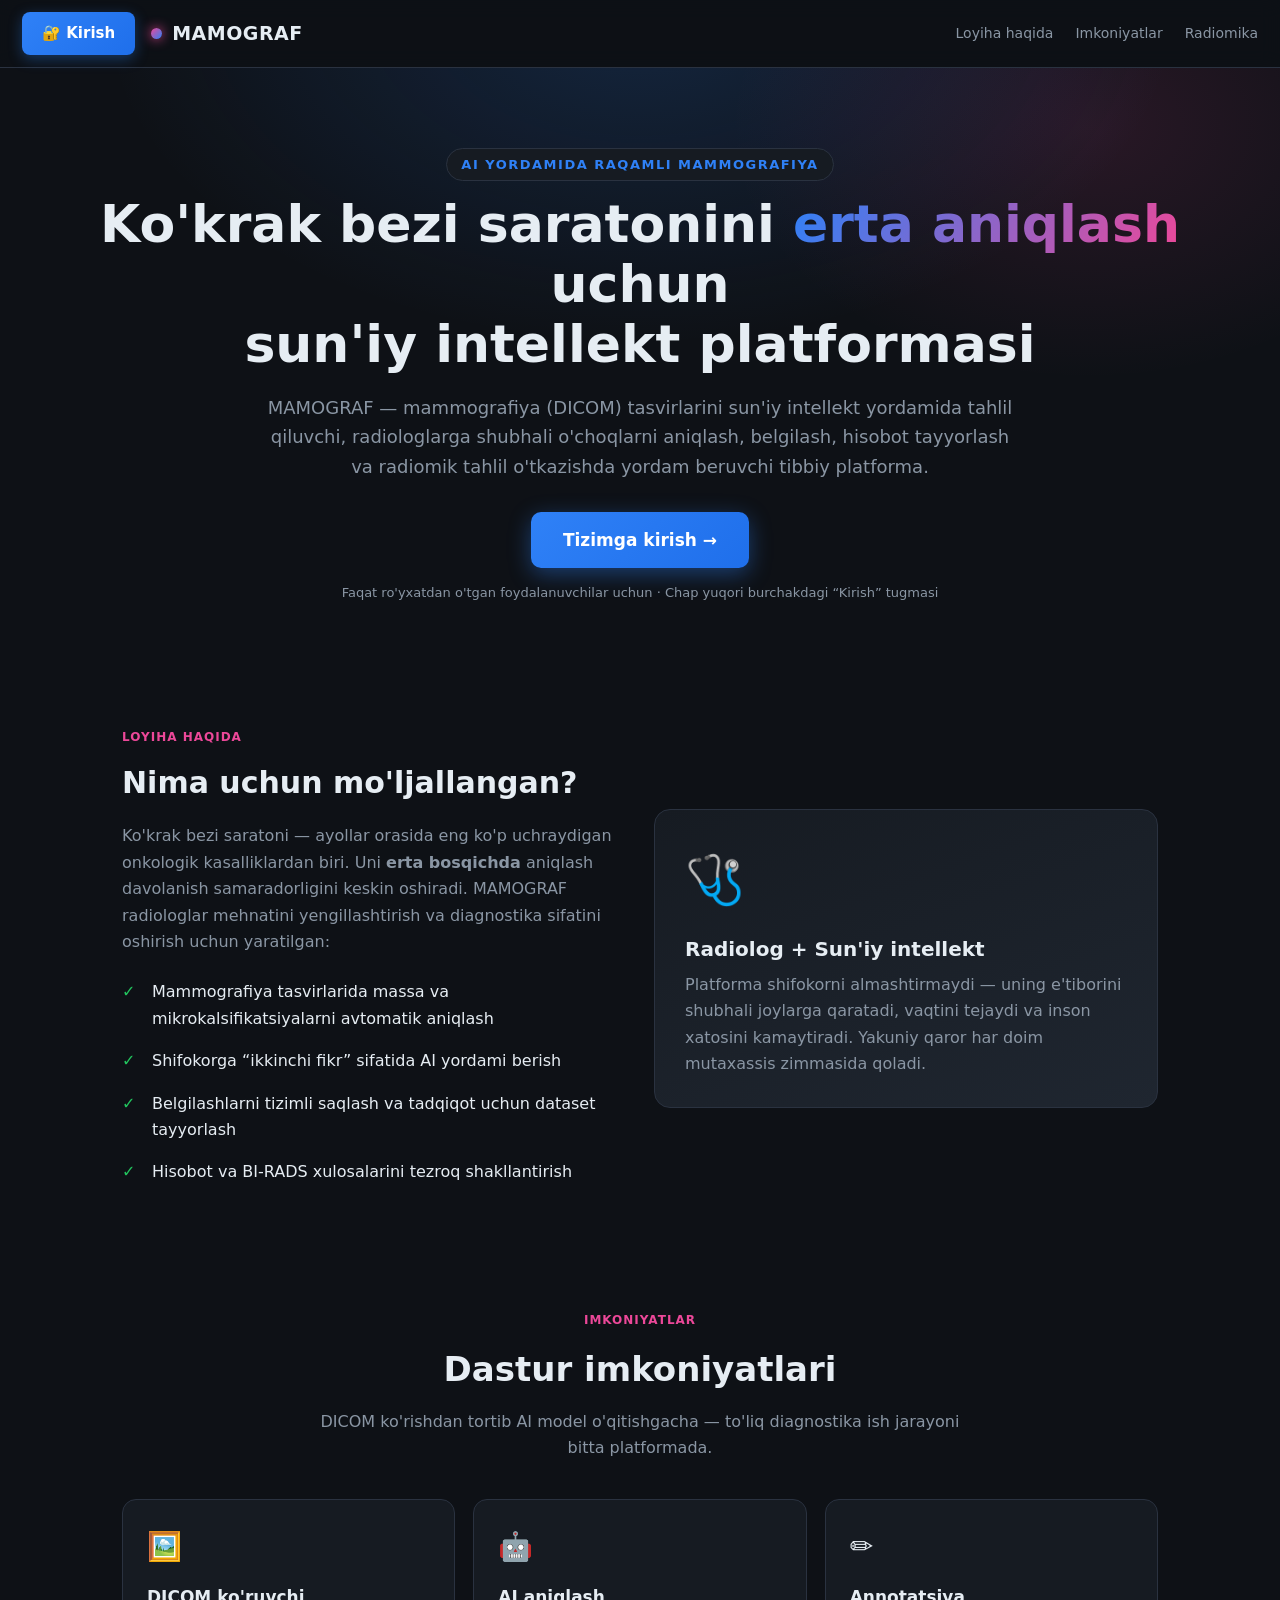
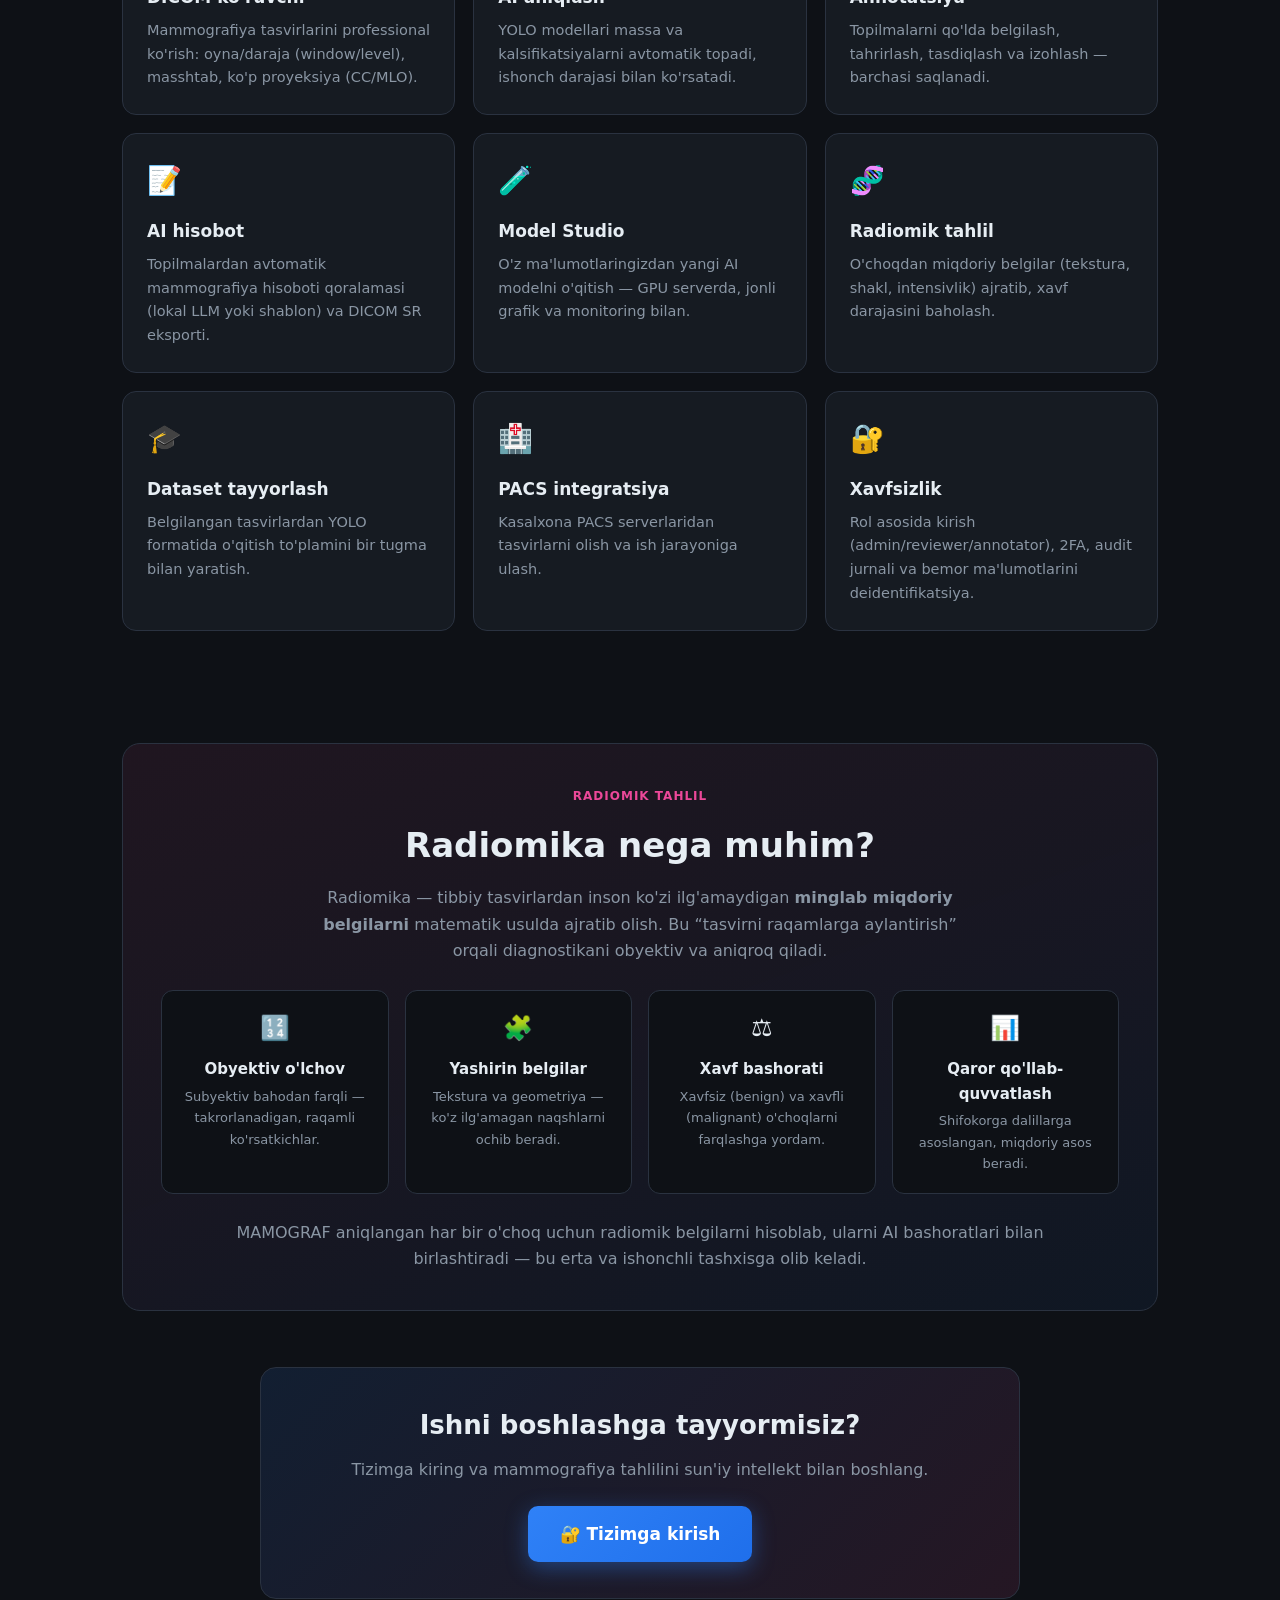
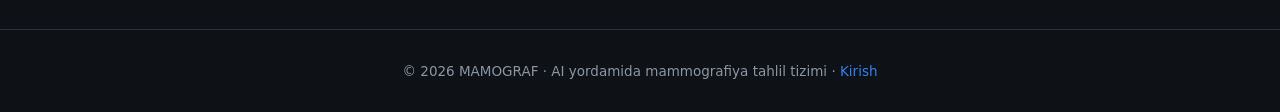
<file: app/static/landing.html>
<!doctype html>
<html lang="uz">
<head>
<meta charset="utf-8" />
<meta name="viewport" content="width=device-width, initial-scale=1" />
<title>MAMOGRAF — AI yordamida mammografiya tahlili</title>
<style>
  :root{
    --bg:#0e1116; --panel:#161b22; --panel-2:#1f2630; --border:#2a3240;
    --text:#e6edf3; --muted:#8a96a4; --accent:#2f81f7; --accent-2:#1f6feb;
    --pink:#ec4899; --green:#22c55e;
  }
  *{box-sizing:border-box}
  html{scroll-behavior:smooth}
  body{margin:0;font:16px/1.65 system-ui,Segoe UI,Roboto,Arial,sans-serif;
       background:var(--bg);color:var(--text)}
  a{color:var(--accent);text-decoration:none}

  /* ---- Yuqori panel: chap burchakda Kirish ---- */
  header{position:sticky;top:0;z-index:20;display:flex;align-items:center;gap:16px;
         padding:12px 22px;background:rgba(14,17,22,.85);backdrop-filter:blur(10px);
         border-bottom:1px solid var(--border)}
  .brand{display:flex;align-items:center;gap:10px;font-weight:800;font-size:19px;letter-spacing:.5px}
  .brand .dot{width:11px;height:11px;border-radius:50%;
              background:linear-gradient(135deg,var(--pink),var(--accent));box-shadow:0 0 12px var(--pink)}
  .login-btn{order:-1;display:inline-flex;align-items:center;gap:8px;
             background:linear-gradient(135deg,var(--accent),var(--accent-2));
             color:#fff;font-weight:700;font-size:15px;padding:9px 20px;border-radius:8px;
             border:0;cursor:pointer;box-shadow:0 4px 14px rgba(47,129,247,.35);transition:.15s}
  .login-btn:hover{transform:translateY(-1px);box-shadow:0 6px 20px rgba(47,129,247,.5)}
  .nav{margin-left:auto;display:flex;gap:22px;font-size:14px;color:var(--muted)}
  .nav a{color:var(--muted)} .nav a:hover{color:var(--text)}
  @media(max-width:720px){.nav{display:none}}

  /* ---- Hero ---- */
  .hero{position:relative;padding:80px 22px 64px;text-align:center;overflow:hidden}
  .hero::before{content:"";position:absolute;inset:0;z-index:0;
    background:radial-gradient(60% 80% at 50% -10%,rgba(47,129,247,.18),transparent 70%),
               radial-gradient(40% 60% at 85% 10%,rgba(236,72,153,.12),transparent 70%)}
  .hero>*{position:relative;z-index:1}
  .hero .kicker{display:inline-block;font-size:13px;color:var(--accent);font-weight:700;
    letter-spacing:1.5px;text-transform:uppercase;margin-bottom:14px;
    border:1px solid var(--border);padding:5px 14px;border-radius:20px;background:var(--panel)}
  .hero h1{font-size:clamp(30px,5vw,52px);margin:0 0 18px;line-height:1.15;font-weight:800}
  .hero h1 .hl{background:linear-gradient(120deg,var(--accent),var(--pink));
    -webkit-background-clip:text;background-clip:text;color:transparent}
  .hero p.sub{max-width:760px;margin:0 auto 30px;font-size:18px;color:var(--muted)}
  .cta{display:inline-flex;align-items:center;gap:10px;
    background:linear-gradient(135deg,var(--accent),var(--accent-2));color:#fff;
    font-weight:700;font-size:17px;padding:14px 32px;border-radius:10px;border:0;cursor:pointer;
    box-shadow:0 6px 22px rgba(47,129,247,.4);transition:.15s}
  .cta:hover{transform:translateY(-2px);box-shadow:0 10px 30px rgba(47,129,247,.55)}
  .hero .note{margin-top:14px;font-size:13px;color:var(--muted)}

  /* ---- Umumiy bo'limlar ---- */
  section{max-width:1080px;margin:0 auto;padding:56px 22px}
  .sec-head{text-align:center;margin-bottom:38px}
  .sec-head h2{font-size:clamp(24px,3.5vw,34px);margin:0 0 12px;font-weight:800}
  .sec-head p{color:var(--muted);max-width:680px;margin:0 auto;font-size:16px}
  .pill{display:inline-block;font-size:12px;font-weight:700;letter-spacing:1px;
    text-transform:uppercase;color:var(--pink);margin-bottom:10px}

  /* ---- Loyiha haqida ---- */
  .about{display:grid;grid-template-columns:1fr 1fr;gap:28px;align-items:center}
  @media(max-width:780px){.about{grid-template-columns:1fr}}
  .about .card-lg{background:linear-gradient(160deg,var(--panel),var(--panel-2));
    border:1px solid var(--border);border-radius:16px;padding:30px}
  .about ul{margin:14px 0 0;padding:0;list-style:none}
  .about li{padding:8px 0 8px 30px;position:relative;color:var(--text)}
  .about li::before{content:"✓";position:absolute;left:0;color:var(--green);font-weight:800}

  /* ---- Imkoniyatlar grid ---- */
  .grid{display:grid;grid-template-columns:repeat(3,1fr);gap:18px}
  @media(max-width:860px){.grid{grid-template-columns:repeat(2,1fr)}}
  @media(max-width:560px){.grid{grid-template-columns:1fr}}
  .feat{background:var(--panel);border:1px solid var(--border);border-radius:14px;
    padding:24px;transition:.15s}
  .feat:hover{border-color:var(--accent);transform:translateY(-3px);
    box-shadow:0 10px 28px rgba(0,0,0,.35)}
  .feat .ico{font-size:28px;margin-bottom:12px}
  .feat h3{margin:0 0 8px;font-size:17px}
  .feat p{margin:0;color:var(--muted);font-size:14.5px}

  /* ---- Radiomika ---- */
  .radio{background:linear-gradient(160deg,rgba(236,72,153,.08),rgba(47,129,247,.06));
    border:1px solid var(--border);border-radius:18px;padding:38px}
  .radio .grid2{display:grid;grid-template-columns:repeat(4,1fr);gap:16px;margin-top:26px}
  @media(max-width:780px){.radio .grid2{grid-template-columns:repeat(2,1fr)}}
  .stat{background:var(--bg);border:1px solid var(--border);border-radius:12px;padding:18px;text-align:center}
  .stat .ico{font-size:24px}
  .stat h4{margin:8px 0 4px;font-size:15px}
  .stat p{margin:0;color:var(--muted);font-size:13px}

  footer{border-top:1px solid var(--border);margin-top:30px;padding:30px 22px;
    text-align:center;color:var(--muted);font-size:13.5px}
  .footer-cta{margin:0 auto 26px;max-width:760px;text-align:center;
    background:linear-gradient(135deg,rgba(47,129,247,.12),rgba(236,72,153,.10));
    border:1px solid var(--border);border-radius:16px;padding:36px}
  .footer-cta h2{margin:0 0 10px;font-size:26px}
  .footer-cta p{color:var(--muted);margin:0 0 22px}
</style>
</head>
<body>

<header>
  <!-- Chap burchakdagi Kirish tugmasi -->
  <a class="login-btn" href="/app">🔐 Kirish</a>
  <div class="brand"><span class="dot"></span> MAMOGRAF</div>
  <nav class="nav">
    <a href="#about">Loyiha haqida</a>
    <a href="#features">Imkoniyatlar</a>
    <a href="#radiomics">Radiomika</a>
  </nav>
</header>

<!-- HERO -->
<div class="hero">
  <span class="kicker">AI yordamida raqamli mammografiya</span>
  <h1>Ko'krak bezi saratonini <span class="hl">erta aniqlash</span> uchun<br>sun'iy intellekt platformasi</h1>
  <p class="sub">MAMOGRAF — mammografiya (DICOM) tasvirlarini sun'iy intellekt yordamida
     tahlil qiluvchi, radiologlarga shubhali o'choqlarni aniqlash, belgilash, hisobot
     tayyorlash va radiomik tahlil o'tkazishda yordam beruvchi tibbiy platforma.</p>
  <a class="cta" href="/app">Tizimga kirish →</a>
  <div class="note">Faqat ro'yxatdan o'tgan foydalanuvchilar uchun · Chap yuqori burchakdagi “Kirish” tugmasi</div>
</div>

<!-- LOYIHA HAQIDA -->
<section id="about">
  <div class="about">
    <div>
      <span class="pill">Loyiha haqida</span>
      <h2 style="margin:0 0 14px;font-size:30px">Nima uchun mo'ljallangan?</h2>
      <p style="color:var(--muted)">Ko'krak bezi saratoni — ayollar orasida eng ko'p uchraydigan
        onkologik kasalliklardan biri. Uni <b>erta bosqichda</b> aniqlash davolanish
        samaradorligini keskin oshiradi. MAMOGRAF radiologlar mehnatini yengillashtirish va
        diagnostika sifatini oshirish uchun yaratilgan:</p>
      <ul>
        <li>Mammografiya tasvirlarida massa va mikrokalsifikatsiyalarni avtomatik aniqlash</li>
        <li>Shifokorga “ikkinchi fikr” sifatida AI yordami berish</li>
        <li>Belgilashlarni tizimli saqlash va tadqiqot uchun dataset tayyorlash</li>
        <li>Hisobot va BI-RADS xulosalarini tezroq shakllantirish</li>
      </ul>
    </div>
    <div class="card-lg">
      <div style="font-size:48px">🩺</div>
      <h3 style="margin:14px 0 6px;font-size:20px">Radiolog + Sun'iy intellekt</h3>
      <p style="color:var(--muted);margin:0">Platforma shifokorni almashtirmaydi — uning
        e'tiborini shubhali joylarga qaratadi, vaqtini tejaydi va inson xatosini kamaytiradi.
        Yakuniy qaror har doim mutaxassis zimmasida qoladi.</p>
    </div>
  </div>
</section>

<!-- IMKONIYATLAR -->
<section id="features">
  <div class="sec-head">
    <span class="pill">Imkoniyatlar</span>
    <h2>Dastur imkoniyatlari</h2>
    <p>DICOM ko'rishdan tortib AI model o'qitishgacha — to'liq diagnostika ish jarayoni bitta platformada.</p>
  </div>
  <div class="grid">
    <div class="feat"><div class="ico">🖼️</div><h3>DICOM ko'ruvchi</h3>
      <p>Mammografiya tasvirlarini professional ko'rish: oyna/daraja (window/level), masshtab, ko'p proyeksiya (CC/MLO).</p></div>
    <div class="feat"><div class="ico">🤖</div><h3>AI aniqlash</h3>
      <p>YOLO modellari massa va kalsifikatsiyalarni avtomatik topadi, ishonch darajasi bilan ko'rsatadi.</p></div>
    <div class="feat"><div class="ico">✏️</div><h3>Annotatsiya</h3>
      <p>Topilmalarni qo'lda belgilash, tahrirlash, tasdiqlash va izohlash — barchasi saqlanadi.</p></div>
    <div class="feat"><div class="ico">📝</div><h3>AI hisobot</h3>
      <p>Topilmalardan avtomatik mammografiya hisoboti qoralamasi (lokal LLM yoki shablon) va DICOM SR eksporti.</p></div>
    <div class="feat"><div class="ico">🧪</div><h3>Model Studio</h3>
      <p>O'z ma'lumotlaringizdan yangi AI modelni o'qitish — GPU serverda, jonli grafik va monitoring bilan.</p></div>
    <div class="feat"><div class="ico">🧬</div><h3>Radiomik tahlil</h3>
      <p>O'choqdan miqdoriy belgilar (tekstura, shakl, intensivlik) ajratib, xavf darajasini baholash.</p></div>
    <div class="feat"><div class="ico">🎓</div><h3>Dataset tayyorlash</h3>
      <p>Belgilangan tasvirlardan YOLO formatida o'qitish to'plamini bir tugma bilan yaratish.</p></div>
    <div class="feat"><div class="ico">🏥</div><h3>PACS integratsiya</h3>
      <p>Kasalxona PACS serverlaridan tasvirlarni olish va ish jarayoniga ulash.</p></div>
    <div class="feat"><div class="ico">🔐</div><h3>Xavfsizlik</h3>
      <p>Rol asosida kirish (admin/reviewer/annotator), 2FA, audit jurnali va bemor ma'lumotlarini deidentifikatsiya.</p></div>
  </div>
</section>

<!-- RADIOMIKA -->
<section id="radiomics">
  <div class="radio">
    <div class="sec-head" style="margin-bottom:6px">
      <span class="pill">Radiomik tahlil</span>
      <h2>Radiomika nega muhim?</h2>
      <p>Radiomika — tibbiy tasvirlardan inson ko'zi ilg'amaydigan <b>minglab miqdoriy
        belgilarni</b> matematik usulda ajratib olish. Bu “tasvirni raqamlarga aylantirish”
        orqali diagnostikani obyektiv va aniqroq qiladi.</p>
    </div>
    <div class="grid2">
      <div class="stat"><div class="ico">🔢</div><h4>Obyektiv o'lchov</h4><p>Subyektiv bahodan farqli — takrorlanadigan, raqamli ko'rsatkichlar.</p></div>
      <div class="stat"><div class="ico">🧩</div><h4>Yashirin belgilar</h4><p>Tekstura va geometriya — ko'z ilg'amagan naqshlarni ochib beradi.</p></div>
      <div class="stat"><div class="ico">⚖️</div><h4>Xavf bashorati</h4><p>Xavfsiz (benign) va xavfli (malignant) o'choqlarni farqlashga yordam.</p></div>
      <div class="stat"><div class="ico">📊</div><h4>Qaror qo'llab-quvvatlash</h4><p>Shifokorga dalillarga asoslangan, miqdoriy asos beradi.</p></div>
    </div>
    <p style="color:var(--muted);margin:26px 0 0;text-align:center;max-width:820px;margin-left:auto;margin-right:auto">
      MAMOGRAF aniqlangan har bir o'choq uchun radiomik belgilarni hisoblab, ularni AI
      bashoratlari bilan birlashtiradi — bu erta va ishonchli tashxisga olib keladi.
    </p>
  </div>
</section>

<!-- Pastki CTA -->
<div class="footer-cta">
  <h2>Ishni boshlashga tayyormisiz?</h2>
  <p>Tizimga kiring va mammografiya tahlilini sun'iy intellekt bilan boshlang.</p>
  <a class="cta" href="/app">🔐 Tizimga kirish</a>
</div>

<footer>
  © 2026 MAMOGRAF · AI yordamida mammografiya tahlil tizimi ·
  <a href="/app">Kirish</a>
</footer>

</body>
</html>
</file>
